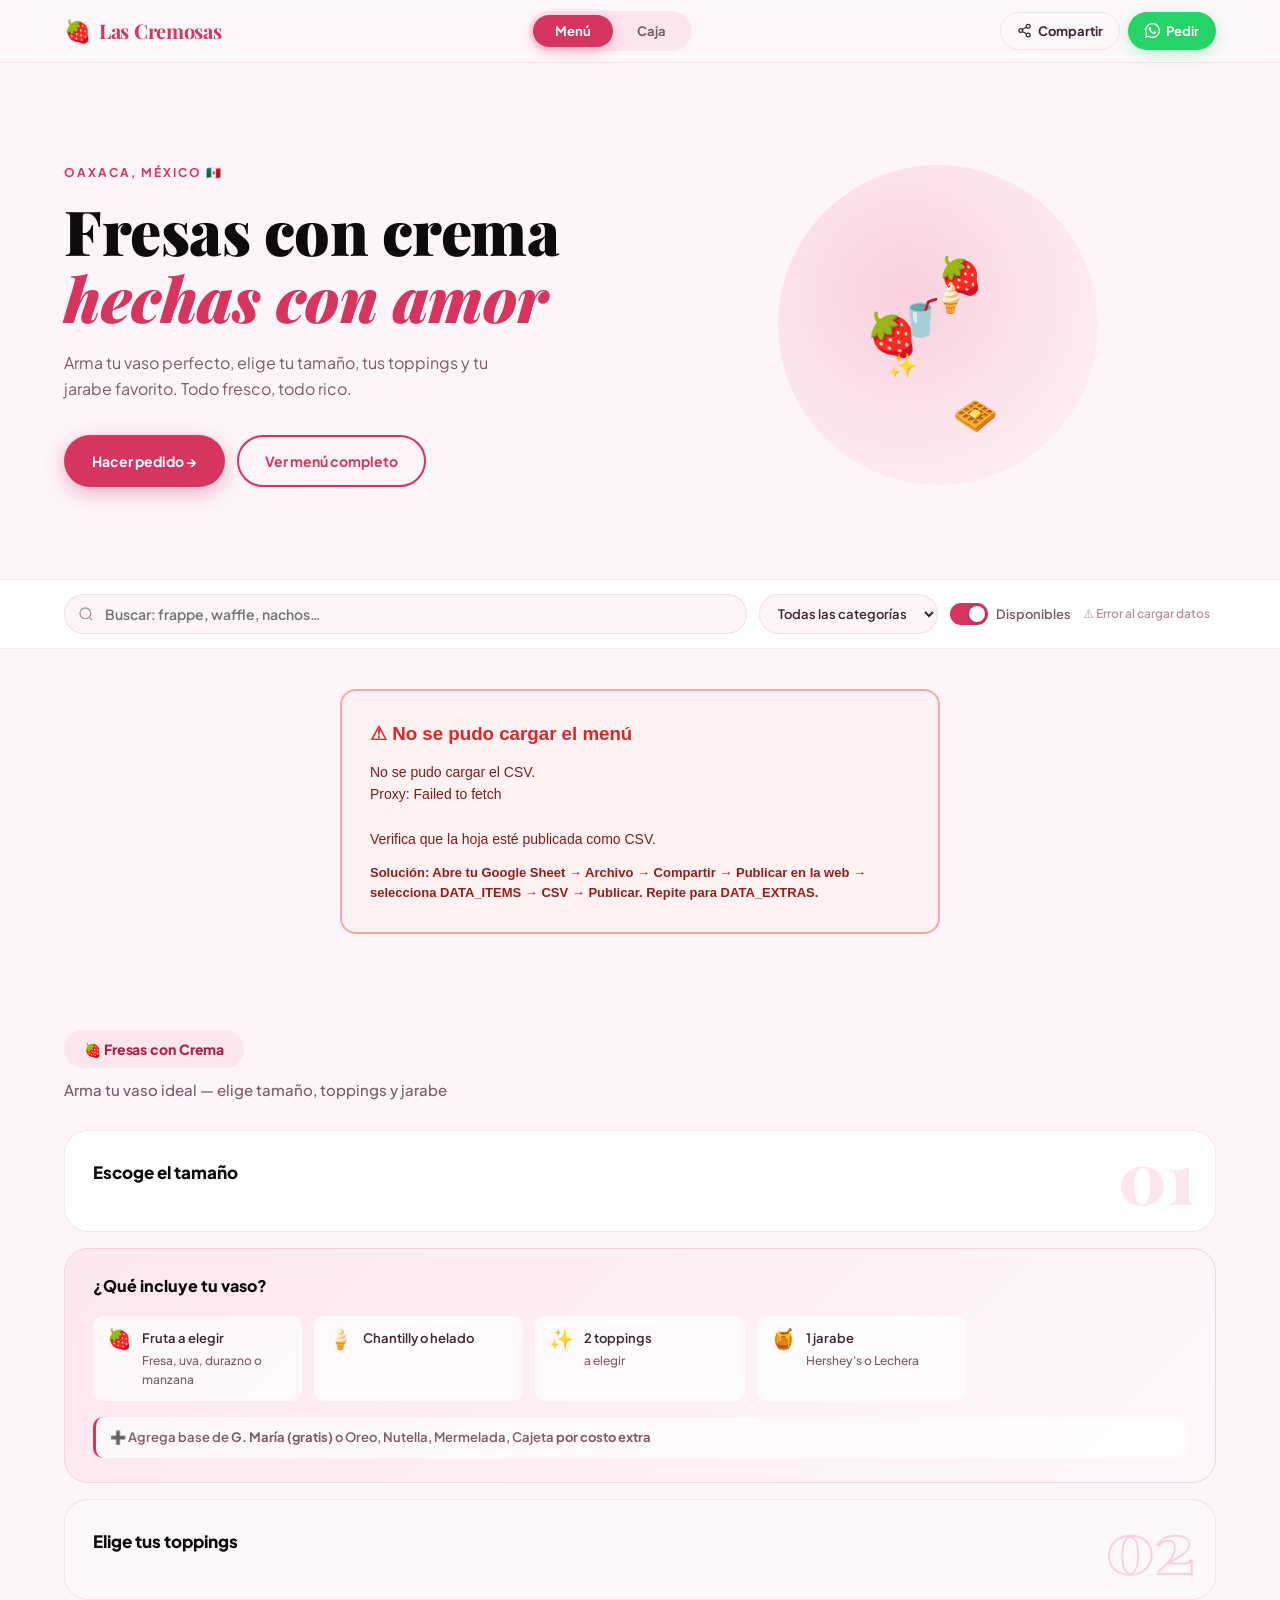
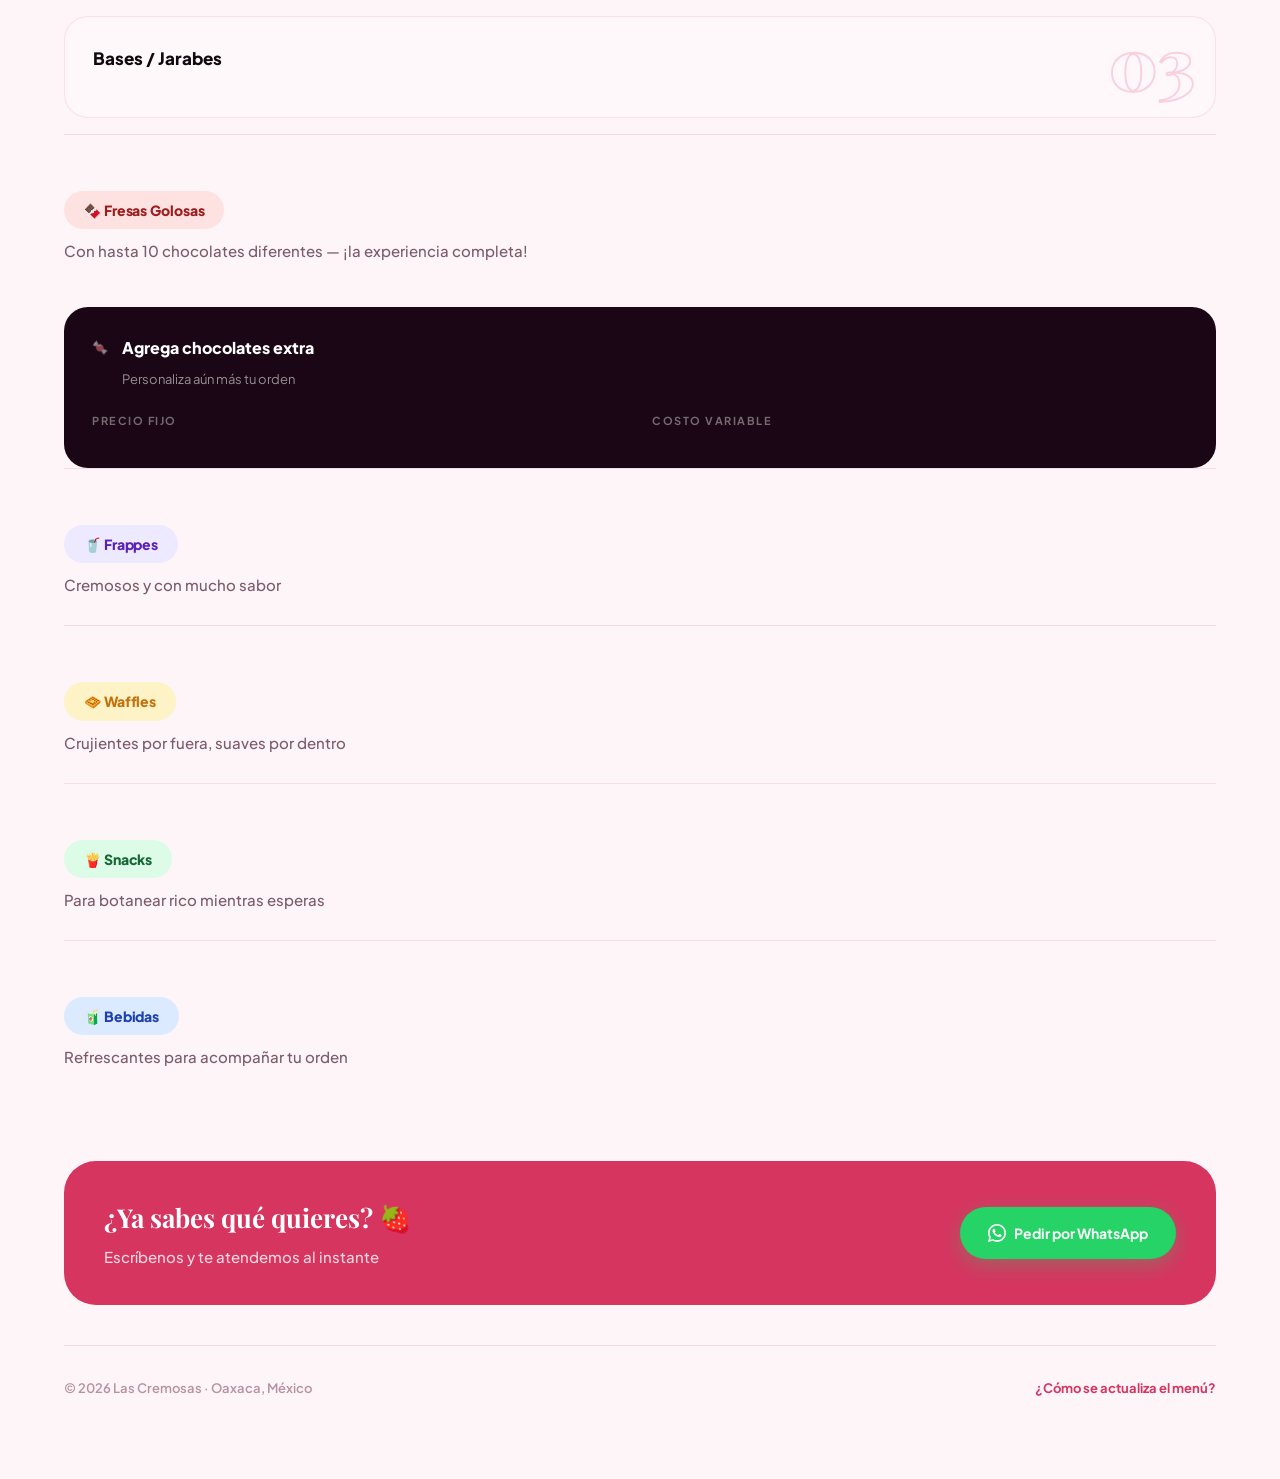
<file: index.html>
<!doctype html>
<html lang="es">
<head>
  <meta charset="utf-8"/>
  <meta name="viewport" content="width=device-width,initial-scale=1"/>
  <title>Las Cremosas 🍓</title>
  <meta name="description" content="Fresas con crema, waffles, frappes y más en Oaxaca."/>
  <meta name="theme-color" content="#d63560"/>
  <link rel="preconnect" href="https://fonts.googleapis.com">
  <link rel="preconnect" href="https://fonts.gstatic.com" crossorigin>
  <link href="https://fonts.googleapis.com/css2?family=Playfair+Display:ital,wght@0,700;0,900;1,700&family=Plus+Jakarta+Sans:wght@400;500;600;700;800&display=swap" rel="stylesheet">
  <link rel="stylesheet" href="styles.css"/>
</head>
<body>

<!-- NAV -->
<nav class="nav" id="mainNav">
  <div class="nav__inner">
    <a class="nav__brand" href="#">
      <span class="nav__logo">🍓</span>
      <span class="nav__name">Las Cremosas</span>
    </a>
    <div class="nav__tabs">
      <button class="ntab ntab--active" data-tab="menu">Menú</button>
      <button class="ntab" data-tab="caja">Caja</button>
    </div>
    <div class="nav__actions">
      <button id="btnShare" class="nav-btn nav-btn--ghost">
        <svg width="15" height="15" fill="none" stroke="currentColor" stroke-width="2" viewBox="0 0 24 24"><circle cx="18" cy="5" r="3"/><circle cx="6" cy="12" r="3"/><circle cx="18" cy="19" r="3"/><line x1="8.59" y1="13.51" x2="15.42" y2="17.49"/><line x1="15.41" y1="6.51" x2="8.59" y2="10.49"/></svg>
        <span>Compartir</span>
      </button>
      <a id="btnWhats" href="#" target="_blank" class="nav-btn nav-btn--wa">
        <svg width="15" height="15" fill="currentColor" viewBox="0 0 24 24"><path d="M17.472 14.382c-.297-.149-1.758-.867-2.03-.967-.273-.099-.471-.148-.67.15-.197.297-.767.966-.94 1.164-.173.199-.347.223-.644.075-.297-.15-1.255-.463-2.39-1.475-.883-.788-1.48-1.761-1.653-2.059-.173-.297-.018-.458.13-.606.134-.133.298-.347.446-.52.149-.174.198-.298.298-.497.099-.198.05-.371-.025-.52-.075-.149-.669-1.612-.916-2.207-.242-.579-.487-.5-.669-.51-.173-.008-.371-.01-.57-.01-.198 0-.52.074-.792.372-.272.297-1.04 1.016-1.04 2.479 0 1.462 1.065 2.875 1.213 3.074.149.198 2.096 3.2 5.077 4.487.709.306 1.262.489 1.694.625.712.227 1.36.195 1.871.118.571-.085 1.758-.719 2.006-1.413.248-.694.248-1.289.173-1.413-.074-.124-.272-.198-.57-.347z"/><path d="M12 0C5.373 0 0 5.373 0 12c0 2.124.558 4.118 1.534 5.846L.046 23.954l6.292-1.464A11.946 11.946 0 0012 24c6.627 0 12-5.373 12-12S18.627 0 12 0zm0 21.818a9.818 9.818 0 01-5.007-1.375l-.36-.214-3.732.868.938-3.636-.234-.374A9.818 9.818 0 1112 21.818z"/></svg>
        Pedir
      </a>
    </div>
  </div>
</nav>

<!-- ══════════════ MENÚ VIEW ══════════════ -->
<div id="tabMenu" class="tview tview--active">

  <!-- HERO -->
  <header class="hero">
    <div class="hero__left">
      <p class="hero__kicker">Oaxaca, México 🇲🇽</p>
      <h1 class="hero__h1">
        Fresas con crema<br>
        <em>hechas con amor</em>
      </h1>
      <p class="hero__desc">Arma tu vaso perfecto, elige tu tamaño, tus toppings y tu jarabe favorito. Todo fresco, todo rico.</p>
      <div class="hero__ctas">
        <a id="heroWhats" href="#" class="btn btn--primary">Hacer pedido →</a>
        <a href="#menu-start" class="btn btn--outline">Ver menú completo</a>
      </div>
    </div>
    <div class="hero__right" aria-hidden="true">
      <div class="hero__blob"></div>
      <div class="hero__emojis">
        <span class="fe fe--1">🍓</span>
        <span class="fe fe--2">🍦</span>
        <span class="fe fe--3">🧇</span>
        <span class="fe fe--4">🍓</span>
        <span class="fe fe--5">🥤</span>
        <span class="fe fe--6">✨</span>
      </div>
    </div>
  </header>

  <!-- SEARCH BAR -->
  <div class="searchbar-wrap" id="menu-start">
    <div class="searchbar">
      <div class="sb__input-wrap">
        <svg class="sb__icon" width="16" height="16" fill="none" stroke="currentColor" stroke-width="2" viewBox="0 0 24 24"><circle cx="11" cy="11" r="8"/><path d="m21 21-4.35-4.35"/></svg>
        <input id="searchInput" type="search" placeholder="Buscar: frappe, waffle, nachos…" autocomplete="off"/>
      </div>
      <select id="categorySelect" class="sb__select">
        <option value="">Todas las categorías</option>
      </select>
      <label class="sb__toggle">
        <input id="toggleAvailable" type="checkbox" checked/>
        <span class="sb__track"></span>
        <span>Disponibles</span>
      </label>
      <div class="sb__meta">
        <span id="lastUpdated"></span>
        <span id="itemsCount"></span>
      </div>
    </div>
  </div>

  <!-- MENU CONTENT -->
  <div class="page-wrap">

    <!-- ── SECCIÓN: FRESAS CON CREMA ── -->
    <section class="msec" id="sec-fresas" data-cat="Fresas con crema">
      <div class="msec__head">
        <div class="msec__label msec__label--pink">🍓 Fresas con Crema</div>
        <p class="msec__sub">Arma tu vaso ideal — elige tamaño, toppings y jarabe</p>
      </div>

      <!-- Paso 1: Tamaños -->
      <div class="step-block">
        <div class="step-block__num">01</div>
        <h3 class="step-block__title">Escoge el tamaño</h3>
        <div class="sizes-row" id="sizes-fresas"></div>
      </div>

      <!-- Paso 2: Contenido -->
      <div class="includes-box">
        <div class="includes-box__title">¿Qué incluye tu vaso?</div>
        <div class="includes-grid">
          <div class="inc-item"><span class="inc-item__icon">🍓</span><span>Fruta a elegir<br><small>Fresa, uva, durazno o manzana</small></span></div>
          <div class="inc-item"><span class="inc-item__icon">🍦</span><span>Chantilly o helado</span></div>
          <div class="inc-item"><span class="inc-item__icon">✨</span><span>2 toppings<br><small>a elegir</small></span></div>
          <div class="inc-item"><span class="inc-item__icon">🍯</span><span>1 jarabe<br><small>Hershey's o Lechera</small></span></div>
        </div>
        <div class="includes-note">
          ➕ Agrega base de <strong>G. María (gratis)</strong> o Oreo, Nutella, Mermelada, Cajeta <strong>por costo extra</strong>
        </div>
      </div>

      <!-- Paso 3: Toppings -->
      <div class="step-block step-block--light">
        <div class="step-block__num step-block__num--outline">02</div>
        <h3 class="step-block__title">Elige tus toppings</h3>
        <div class="chips-wrap" id="chips-toppings"></div>
      </div>

      <!-- Paso 4: Bases -->
      <div class="step-block step-block--light">
        <div class="step-block__num step-block__num--outline">03</div>
        <h3 class="step-block__title">Bases / Jarabes</h3>
        <div class="chips-wrap" id="chips-bases"></div>
      </div>
    </section>

    <!-- ── SECCIÓN: FRESAS GOLOSAS / ESPECIALES ── -->
    <section class="msec" id="sec-especiales" data-cat="Fresas especiales">
      <div class="msec__head">
        <div class="msec__label msec__label--red">🍫 Fresas Golosas</div>
        <p class="msec__sub">Con hasta 10 chocolates diferentes — ¡la experiencia completa!</p>
      </div>
      <div class="cards-grid" id="grid-especiales"></div>

      <!-- Chocolates extra -->
      <div class="choco-panel">
        <div class="choco-panel__head">
          <span>🍬</span>
          <div>
            <strong>Agrega chocolates extra</strong>
            <span>Personaliza aún más tu orden</span>
          </div>
        </div>
        <div class="choco-cols">
          <div class="choco-col">
            <p class="choco-col__title">Precio fijo</p>
            <div class="chips-wrap chips-wrap--dark" id="chips-choco-fijo"></div>
          </div>
          <div class="choco-col">
            <p class="choco-col__title">Costo variable</p>
            <div class="chips-wrap chips-wrap--dark" id="chips-choco-var"></div>
          </div>
        </div>
      </div>
    </section>

    <!-- ── SECCIÓN: FRAPPES ── -->
    <section class="msec" id="sec-frappes" data-cat="Frappes">
      <div class="msec__head">
        <div class="msec__label msec__label--purple">🥤 Frappes</div>
        <p class="msec__sub">Cremosos y con mucho sabor</p>
      </div>
      <div class="cards-grid" id="grid-frappes"></div>
    </section>

    <!-- ── SECCIÓN: WAFFLES ── -->
    <section class="msec" id="sec-waffles" data-cat="Waffles">
      <div class="msec__head">
        <div class="msec__label msec__label--amber">🧇 Waffles</div>
        <p class="msec__sub">Crujientes por fuera, suaves por dentro</p>
      </div>
      <div class="cards-grid" id="grid-waffles"></div>
    </section>

    <!-- ── SECCIÓN: SNACKS ── -->
    <section class="msec" id="sec-snacks" data-cat="Snacks">
      <div class="msec__head">
        <div class="msec__label msec__label--green">🍟 Snacks</div>
        <p class="msec__sub">Para botanear rico mientras esperas</p>
      </div>
      <div class="cards-grid" id="grid-snacks"></div>
    </section>

    <!-- ── SECCIÓN: BEBIDAS ── -->
    <section class="msec" id="sec-bebidas" data-cat="Bebidas">
      <div class="msec__head">
        <div class="msec__label msec__label--blue">🧃 Bebidas</div>
        <p class="msec__sub">Refrescantes para acompañar tu orden</p>
      </div>
      <div class="cards-grid" id="grid-bebidas"></div>
    </section>

    <!-- EMPTY -->
    <div id="emptyState" class="empty hidden">
      <span>😅</span><strong>Sin resultados</strong><span>Quita filtros o busca algo diferente</span>
    </div>

    <!-- WA BANNER -->
    <div class="wa-banner">
      <div class="wa-banner__text">
        <strong>¿Ya sabes qué quieres? 🍓</strong>
        <span>Escríbenos y te atendemos al instante</span>
      </div>
      <a id="ctaWhats" href="#" class="btn btn--wa">
        <svg width="18" height="18" fill="currentColor" viewBox="0 0 24 24"><path d="M17.472 14.382c-.297-.149-1.758-.867-2.03-.967-.273-.099-.471-.148-.67.15-.197.297-.767.966-.94 1.164-.173.199-.347.223-.644.075-.297-.15-1.255-.463-2.39-1.475-.883-.788-1.48-1.761-1.653-2.059-.173-.297-.018-.458.13-.606.134-.133.298-.347.446-.52.149-.174.198-.298.298-.497.099-.198.05-.371-.025-.52-.075-.149-.669-1.612-.916-2.207-.242-.579-.487-.5-.669-.51-.173-.008-.371-.01-.57-.01-.198 0-.52.074-.792.372-.272.297-1.04 1.016-1.04 2.479 0 1.462 1.065 2.875 1.213 3.074.149.198 2.096 3.2 5.077 4.487.709.306 1.262.489 1.694.625.712.227 1.36.195 1.871.118.571-.085 1.758-.719 2.006-1.413.248-.694.248-1.289.173-1.413-.074-.124-.272-.198-.57-.347z"/><path d="M12 0C5.373 0 0 5.373 0 12c0 2.124.558 4.118 1.534 5.846L.046 23.954l6.292-1.464A11.946 11.946 0 0012 24c6.627 0 12-5.373 12-12S18.627 0 12 0zm0 21.818a9.818 9.818 0 01-5.007-1.375l-.36-.214-3.732.868.938-3.636-.234-.374A9.818 9.818 0 1112 21.818z"/></svg>
        Pedir por WhatsApp
      </a>
    </div>

    <footer class="site-footer">
      <span>© <span id="yearNow"></span> Las Cremosas · Oaxaca, México</span>
      <a href="#" id="openHow">¿Cómo se actualiza el menú?</a>
    </footer>
  </div>
</div><!-- /tabMenu -->

<!-- ══════════════ CAJA VIEW ══════════════ -->
<div id="tabCaja" class="tview">

  <!-- LOGIN CON ROLES -->
  <div id="cajaLogin" class="caja-login-screen">
    <div class="caja-login-card">
      <div class="caja-login-logo">🍓</div>
      <h2 class="caja-login-title">Sistema de Caja</h2>
      <p class="caja-login-sub">Las Cremosas</p>

      <div class="caja-role-tabs">
        <button class="crtab crtab--active" data-role="empleado">👤 Empleado</button>
        <button class="crtab" data-role="admin">🔐 Admin</button>
      </div>

      <div class="caja-pin-label" id="cajaRoleLabel">PIN de empleado</div>
      <div class="caja-pin-display" id="cajaPinDisplay">· · · ·</div>
      <div class="caja-pin-error hidden" id="cajaPinError">PIN incorrecto, intenta de nuevo</div>

      <div class="caja-pin-pad">
        <button class="cpkey" data-val="1">1</button>
        <button class="cpkey" data-val="2">2</button>
        <button class="cpkey" data-val="3">3</button>
        <button class="cpkey" data-val="4">4</button>
        <button class="cpkey" data-val="5">5</button>
        <button class="cpkey" data-val="6">6</button>
        <button class="cpkey" data-val="7">7</button>
        <button class="cpkey" data-val="8">8</button>
        <button class="cpkey" data-val="9">9</button>
        <button class="cpkey cpkey--del" data-val="del">⌫</button>
        <button class="cpkey" data-val="0">0</button>
        <button class="cpkey cpkey--ok" data-val="ok">✓</button>
      </div>
    </div>
  </div>

  <!-- VISTA EMPLEADO -->
  <div id="cajaEmpleado" class="hidden">
    <div class="caja-app-header">
      <div class="caja-app-header__left">
        <span>🍓</span>
        <div>
          <div class="caja-app-header__title">Caja · Empleado</div>
          <div class="caja-app-header__date" id="empDate"></div>
        </div>
      </div>
      <button class="nav-btn nav-btn--ghost nav-btn--sm" id="btnLogoutEmp">Salir</button>
    </div>

    <div class="caja-split">
      <!-- Orden -->
      <div class="caja-order">
        <div class="caja-order__head">
          <h3>Nueva venta</h3>
          <span class="caja-folio">Folio #<span id="empFolio">0001</span></span>
        </div>
        <div id="empOrderItems" class="caja-order-items">
          <div class="caja-order-empty">Agrega productos para empezar</div>
        </div>
        <div class="caja-order-total">
          <span>Total</span>
          <strong id="empOrderTotal">$0.00</strong>
        </div>
        <input id="empNotes" class="caja-notes-input" type="text" placeholder="Notas de la orden…"/>
        <div class="caja-order-btns">
          <button id="empBtnClear" class="nav-btn nav-btn--ghost">🗑 Limpiar</button>
          <button id="empBtnSave" class="nav-btn nav-btn--primary nav-btn--block">✓ Guardar venta</button>
        </div>
      </div>

      <!-- Productos -->
      <div class="caja-products">
        <div class="caja-products__head">
          <h3>Productos</h3>
          <input id="empSearch" type="search" placeholder="Buscar…" class="caja-mini-search"/>
        </div>
        <div class="caja-cat-pills" id="empCatPills"></div>
        <div class="caja-prod-grid" id="empProdGrid"></div>
      </div>
    </div>

    <div class="caja-toast hidden" id="empToast"></div>
  </div>

  <!-- VISTA ADMIN -->
  <div id="cajaAdmin" class="hidden">
    <div class="caja-app-header caja-app-header--admin">
      <div class="caja-app-header__left">
        <span>🍓</span>
        <div>
          <div class="caja-app-header__title">Caja · Administrador</div>
          <div class="caja-app-header__date" id="adminDate"></div>
        </div>
      </div>
      <button class="nav-btn nav-btn--ghost nav-btn--sm" id="btnLogoutAdmin">Salir</button>
    </div>

    <div class="caja-admin-tabs">
      <button class="catab catab--active" data-view="venta">🛒 Venta</button>
      <button class="catab" data-view="gasto">💸 Gasto</button>
      <button class="catab" data-view="corte">📊 Corte</button>
    </div>

    <!-- Admin: Venta -->
    <div id="cajaAdminVenta" class="cadmin-view cadmin-view--active">
      <div class="caja-split">
        <div class="caja-order">
          <div class="caja-order__head">
            <h3>Nueva venta</h3>
            <span class="caja-folio">Folio #<span id="adminFolio">0001</span></span>
          </div>
          <div id="adminOrderItems" class="caja-order-items">
            <div class="caja-order-empty">Agrega productos para empezar</div>
          </div>
          <div class="caja-order-total">
            <span>Total</span>
            <strong id="adminOrderTotal">$0.00</strong>
          </div>
          <input id="adminNotes" class="caja-notes-input" type="text" placeholder="Notas de la orden…"/>
          <div class="caja-order-btns">
            <button id="adminBtnClear" class="nav-btn nav-btn--ghost">🗑 Limpiar</button>
            <button id="adminBtnSave" class="nav-btn nav-btn--primary nav-btn--block">✓ Guardar venta</button>
          </div>
        </div>
        <div class="caja-products">
          <div class="caja-products__head">
            <h3>Productos</h3>
            <input id="adminSearch" type="search" placeholder="Buscar…" class="caja-mini-search"/>
          </div>
          <div class="caja-cat-pills" id="adminCatPills"></div>
          <div class="caja-prod-grid" id="adminProdGrid"></div>
        </div>
      </div>
    </div>

    <!-- Admin: Gasto -->
    <div id="cajaAdminGasto" class="cadmin-view">
      <div class="caja-form-wrap">
        <h3 class="caja-form-title">Registrar gasto</h3>
        <div class="caja-fgrid">
          <div class="caja-frow">
            <label>Concepto</label>
            <input id="gConcepto" type="text" placeholder="Ej. harina, leche…"/>
          </div>
          <div class="caja-frow">
            <label>Categoría</label>
            <select id="gCategoria">
              <option value="">Selecciona</option>
              <option value="Insumos">🛒 Insumos</option>
              <option value="Servicios">💡 Servicios</option>
              <option value="Renta">🏠 Renta</option>
              <option value="Personal">👤 Personal</option>
              <option value="Transporte">🚗 Transporte</option>
              <option value="Otros">📦 Otros</option>
            </select>
          </div>
          <div class="caja-frow">
            <label>Monto ($)</label>
            <input id="gMonto" type="number" min="0" step="1" placeholder="0"/>
          </div>
          <div class="caja-frow">
            <label>Encargado</label>
            <input id="gEncargado" type="text" placeholder="Tu nombre"/>
          </div>
          <div class="caja-frow caja-frow--full">
            <label>Notas</label>
            <input id="gNotas" type="text" placeholder="Opcional…"/>
          </div>
          <div class="caja-frow caja-frow--full">
            <button id="btnSaveGasto" class="nav-btn nav-btn--danger nav-btn--block">Guardar gasto</button>
          </div>
        </div>
      </div>
    </div>

    <!-- Admin: Corte -->
    <div id="cajaAdminCorte" class="cadmin-view">
      <div class="caja-corte-wrap">
        <div class="caja-corte-hd">
          <h3>Corte del día</h3>
          <button id="btnRefreshCorte" class="nav-btn nav-btn--ghost nav-btn--sm">↻ Actualizar</button>
        </div>

        <div class="caja-kpi-grid">
          <div class="caja-kpi caja-kpi--green">
            <div class="caja-kpi__label">Ventas hoy</div>
            <div class="caja-kpi__value" id="kpiVentas">$0.00</div>
            <div class="caja-kpi__sub" id="kpiVentasCount">0 ventas</div>
          </div>
          <div class="caja-kpi caja-kpi--amber">
            <div class="caja-kpi__label">Gastos hoy</div>
            <div class="caja-kpi__value" id="kpiGastos">$0.00</div>
          </div>
          <div class="caja-kpi caja-kpi--rose">
            <div class="caja-kpi__label">Utilidad</div>
            <div class="caja-kpi__value" id="kpiUtilidad">$0.00</div>
          </div>
          <div class="caja-kpi caja-kpi--blue">
            <div class="caja-kpi__label">Ticket promedio</div>
            <div class="caja-kpi__value" id="kpiTicket">$0.00</div>
          </div>
        </div>

        <div class="caja-corte-section">
          <h4>🏆 Más vendidos hoy</h4>
          <div id="topProductos" class="caja-rank-list"><p class="caja-empty-msg">Sin ventas.</p></div>
        </div>

        <div class="caja-corte-section">
          <h4>🧾 Ventas del día</h4>
          <div id="listaVentas" class="caja-txn-list"><p class="caja-empty-msg">Sin ventas.</p></div>
        </div>

        <div class="caja-corte-section">
          <h4>💸 Gastos del día</h4>
          <div id="listaGastos" class="caja-txn-list"><p class="caja-empty-msg">Sin gastos.</p></div>
        </div>
      </div>
    </div>

    <div class="caja-toast hidden" id="adminToast"></div>
  </div>

  <!-- MODAL: Configurar item -->
  <div class="caja-modal-overlay hidden" id="modalItem">
    <div class="caja-modal-card">
      <div class="caja-modal-head">
        <div>
          <div class="caja-modal-name" id="modalProductName"></div>
          <div class="caja-modal-base" id="modalProductBase"></div>
        </div>
        <button class="caja-modal-close" id="btnModalClose">✕</button>
      </div>

      <div class="caja-modal-section">
        <label class="caja-modal-label">Cantidad</label>
        <div class="caja-qty-ctrl">
          <button class="caja-qty-btn" id="btnQtyMinus">−</button>
          <span id="modalQty">1</span>
          <button class="caja-qty-btn" id="btnQtyPlus">+</button>
        </div>
      </div>

      <div class="caja-modal-section" id="modalExtrasSection">
        <label class="caja-modal-label">Extras con costo adicional</label>
        <div class="caja-extras-grid" id="modalExtrasGrid"></div>
      </div>

      <div class="caja-modal-section">
        <label class="caja-modal-label">Precio unitario (ajustable)</label>
        <div class="caja-price-wrap">
          <span>$</span>
          <input id="modalPrice" type="number" min="0" step="1"/>
        </div>
        <p class="caja-modal-hint">Se actualiza automáticamente al agregar extras</p>
      </div>

      <div class="caja-modal-summary">
        <span>Subtotal</span>
        <strong id="modalSubtotal">$0.00</strong>
      </div>

      <button id="btnAddToOrder" class="nav-btn nav-btn--primary nav-btn--block">Agregar a la orden</button>
    </div>
  </div>

</div><!-- /tabCaja -->

<!-- DIALOG -->
<dialog id="howDialog" class="how-dialog">
  <div class="how-dialog__card">
    <div class="how-dialog__hd">
      <strong>¿Cómo se actualiza el menú?</strong>
      <button id="closeHow" class="nav-btn nav-btn--ghost nav-btn--sm">Cerrar</button>
    </div>
    <ol class="how-steps">
      <li>Edita las hojas <strong>DATA_ITEMS</strong> y <strong>DATA_EXTRAS</strong> en Google Sheets.</li>
      <li>Publica cada hoja como CSV desde <em>Archivo → Compartir → Publicar en web</em>.</li>
      <li>Pega los links en <code>config.js</code>.</li>
      <li>Cambia <code>cajaPin</code> en <code>config.js</code> antes de publicar.</li>
    </ol>
    <p class="how-hint">El menú es público. La caja requiere PIN y se recomienda usar solo internamente.</p>
  </div>
</dialog>

<script src="config.js"></script>
<script src="app.js"></script>
<script src="caja.js"></script>
</body>
</html>
</file>
<file: styles.css>
/* ══════════════════════════════════════════
   Las Cremosas — styles.css v4
   Estilo: Editorial Premium / Clean Luxury
   ══════════════════════════════════════════ */

:root {
  /* Colores marca */
  --rose:       #d63560;
  --rose-dk:    #b02349;
  --rose-lt:    #fce7ef;
  --rose-bg:    #fff8fb;
  --rose-mid:   #f9d0df;

  /* Acentos por categoría */
  --col-amber:  #c2710c;
  --col-green:  #166534;
  --col-blue:   #1e40af;
  --col-purple: #5b21b6;
  --col-red:    #9b1c1c;

  /* Neutros */
  --ink:        #0f0a0d;
  --ink-2:      #3d2535;
  --ink-3:      #7c5a6a;
  --ink-4:      #b8929f;
  --line:       rgba(214,53,96,.12);
  --surface:    #ffffff;
  --bg:         #fdf5f8;

  /* Sombras */
  --sh-sm: 0 2px 12px rgba(214,53,96,.08);
  --sh-md: 0 8px 32px rgba(214,53,96,.12);
  --sh-lg: 0 20px 60px rgba(214,53,96,.15);

  /* Radios */
  --r-sm: 10px;
  --r-md: 16px;
  --r-lg: 24px;
  --r-xl: 32px;
}

*, ::before, ::after { box-sizing: border-box; margin: 0; padding: 0 }
html { scroll-behavior: smooth; font-size: 16px }

body {
  font-family: 'Plus Jakarta Sans', system-ui, sans-serif;
  background: var(--bg);
  color: var(--ink);
  line-height: 1.6;
  -webkit-font-smoothing: antialiased;
}

a { color: inherit; text-decoration: none }
button { cursor: pointer; font: inherit; border: none; background: none }
img { display: block; max-width: 100% }
.hidden { display: none !important }

/* ── NAV ── */
.nav {
  position: sticky; top: 0; z-index: 300;
  background: rgba(255,248,251,.92);
  backdrop-filter: blur(20px) saturate(180%);
  border-bottom: 1px solid var(--line);
}
.nav__inner {
  max-width: 1200px; margin: 0 auto;
  display: flex; align-items: center; gap: 16px;
  padding: 0 24px; height: 62px;
}
.nav__brand {
  display: flex; align-items: center; gap: 8px; flex-shrink: 0;
}
.nav__logo { font-size: 22px }
.nav__name {
  font-family: 'Playfair Display', Georgia, serif;
  font-size: 20px; font-weight: 700;
  color: var(--rose); letter-spacing: -.3px;
}
.nav__tabs {
  display: flex; gap: 2px; margin: 0 auto;
  background: var(--rose-lt);
  padding: 4px; border-radius: 999px;
}
.ntab {
  padding: 6px 22px; border-radius: 999px;
  font-size: 13px; font-weight: 700; color: var(--ink-3);
  transition: all .2s; cursor: pointer;
}
.ntab--active { background: var(--rose); color: #fff; box-shadow: 0 4px 14px rgba(214,53,96,.35) }
.nav__actions { display: flex; align-items: center; gap: 8px; flex-shrink: 0 }

/* NAV BUTTONS */
.nav-btn {
  display: inline-flex; align-items: center; gap: 6px;
  padding: 8px 16px; border-radius: 999px;
  font-size: 13px; font-weight: 700;
  border: 1.5px solid transparent;
  transition: all .18s; cursor: pointer; background: none; text-decoration: none;
}
.nav-btn--ghost { border-color: var(--line); color: var(--ink-2) }
.nav-btn--ghost:hover { background: var(--rose-lt) }
.nav-btn--wa { background: #25d366; color: #fff; box-shadow: 0 4px 16px rgba(37,211,102,.3) }
.nav-btn--wa:hover { filter: brightness(.92); transform: translateY(-1px) }
.nav-btn--sm { padding: 6px 12px; font-size: 12px }

/* ── BUTTONS ── */
.btn {
  display: inline-flex; align-items: center; gap: 8px;
  padding: 13px 26px; border-radius: 999px;
  font-size: 14px; font-weight: 700;
  transition: all .2s; cursor: pointer; border: 2px solid transparent;
  text-decoration: none;
}
.btn--primary { background: var(--rose); color: #fff; box-shadow: 0 6px 20px rgba(214,53,96,.35) }
.btn--primary:hover { background: var(--rose-dk); transform: translateY(-2px); box-shadow: 0 10px 28px rgba(214,53,96,.4) }
.btn--outline { background: transparent; border-color: var(--rose); color: var(--rose) }
.btn--outline:hover { background: var(--rose-lt) }
.btn--wa { background: #25d366; color: #fff; box-shadow: 0 6px 20px rgba(37,211,102,.3) }
.btn--wa:hover { filter: brightness(.93); transform: translateY(-2px) }
.btn--danger { background: #dc2626; color: #fff; box-shadow: 0 6px 20px rgba(220,38,38,.3) }
.btn--danger:hover { filter: brightness(.9); transform: translateY(-2px) }
.btn--block { width: 100%; justify-content: center }
.btn:disabled { opacity: .55; cursor: not-allowed; transform: none !important }

.spinner {
  width: 15px; height: 15px; border-radius: 50%;
  border: 2px solid rgba(255,255,255,.3); border-top-color: #fff;
  animation: spin .7s linear infinite; display: inline-block;
}
@keyframes spin { to { transform: rotate(360deg) } }

/* ── TABS ── */
.tview { display: none }
.tview--active { display: block }

/* ══ HERO ══════════════════════════════════ */
.hero {
  max-width: 1200px; margin: 0 auto;
  display: grid; grid-template-columns: 1fr 1fr;
  gap: 40px; align-items: center;
  padding: 72px 24px 64px;
}
.hero__kicker {
  font-size: 12px; font-weight: 700; letter-spacing: 2px;
  text-transform: uppercase; color: var(--rose);
  margin-bottom: 16px;
}
.hero__h1 {
  font-family: 'Playfair Display', Georgia, serif;
  font-size: clamp(36px, 5vw, 62px);
  font-weight: 900; line-height: 1.08;
  letter-spacing: -.5px; margin-bottom: 18px;
  color: var(--ink);
}
.hero__h1 em { color: var(--rose); font-style: italic }
.hero__desc { font-size: 16px; color: var(--ink-3); line-height: 1.65; max-width: 460px; margin-bottom: 32px }
.hero__ctas { display: flex; gap: 12px; flex-wrap: wrap }

.hero__right {
  position: relative; display: flex; align-items: center; justify-content: center;
  height: 380px;
}
.hero__blob {
  position: absolute; width: 320px; height: 320px; border-radius: 50%;
  background: radial-gradient(circle at 40% 40%, var(--rose-mid) 0%, var(--rose-lt) 60%, transparent 100%);
  animation: blobPulse 5s ease-in-out infinite alternate;
}
@keyframes blobPulse { from { transform: scale(1) } to { transform: scale(1.06) } }
.hero__emojis { position: relative; z-index: 1 }
.fe {
  position: absolute; font-size: 36px;
  animation: floatEmoji 4s ease-in-out infinite alternate;
}
.fe--1 { top: -80px; left: 0; animation-delay: 0s }
.fe--2 { top: -50px; right: -30px; font-size: 28px; animation-delay: .5s }
.fe--3 { top: 60px; right: -60px; animation-delay: 1s }
.fe--4 { bottom: -40px; right: 20px; font-size: 42px; animation-delay: 1.5s }
.fe--5 { bottom: -20px; left: -40px; animation-delay: 2s }
.fe--6 { top: 20px; left: -50px; font-size: 24px; animation-delay: .3s }
@keyframes floatEmoji {
  from { transform: translateY(0) rotate(0deg) }
  to   { transform: translateY(-14px) rotate(8deg) }
}

/* ══ SEARCH BAR ═════════════════════════════ */
.searchbar-wrap {
  background: var(--surface);
  border-top: 1px solid var(--line);
  border-bottom: 1px solid var(--line);
  position: sticky; top: 62px; z-index: 200;
}
.searchbar {
  max-width: 1200px; margin: 0 auto;
  display: flex; align-items: center; gap: 12px;
  padding: 14px 24px; flex-wrap: wrap;
}
.sb__input-wrap {
  flex: 1; min-width: 200px;
  position: relative; display: flex; align-items: center;
}
.sb__icon { position: absolute; left: 14px; color: var(--ink-4); pointer-events: none }
.sb__input-wrap input {
  width: 100%; padding: 10px 14px 10px 40px;
  border: 1.5px solid var(--line); border-radius: 999px;
  font: 600 14px 'Plus Jakarta Sans', sans-serif;
  background: var(--bg); outline: none;
  transition: border-color .18s, box-shadow .18s;
}
.sb__input-wrap input:focus {
  border-color: var(--rose); background: #fff;
  box-shadow: 0 0 0 4px rgba(214,53,96,.1);
}
.sb__select {
  padding: 10px 14px; border: 1.5px solid var(--line);
  border-radius: 999px; font: 600 13px 'Plus Jakarta Sans', sans-serif;
  background: var(--bg); color: var(--ink-2); outline: none; cursor: pointer;
  transition: border-color .18s;
}
.sb__select:focus { border-color: var(--rose) }

.sb__toggle { display: flex; align-items: center; gap: 8px; cursor: pointer; user-select: none }
.sb__toggle input { position: absolute; opacity: 0; width: 0; height: 0 }
.sb__track {
  width: 38px; height: 22px; border-radius: 999px; flex-shrink: 0; position: relative;
  background: var(--line); transition: background .2s;
}
.sb__track::after {
  content: ''; position: absolute; left: 3px; top: 3px;
  width: 16px; height: 16px; border-radius: 50%;
  background: #fff; box-shadow: 0 1px 4px rgba(0,0,0,.2);
  transition: left .2s;
}
.sb__toggle input:checked ~ .sb__track { background: var(--rose) }
.sb__toggle input:checked ~ .sb__track::after { left: 19px }
.sb__toggle span:last-child { font-size: 13px; font-weight: 600; color: var(--ink-3) }
.sb__meta { margin-left: auto; display: flex; gap: 6px; align-items: center }
.sb__meta span { font-size: 12px; font-weight: 600; color: var(--ink-4) }

/* ══ PAGE WRAP ══════════════════════════════ */
.page-wrap { max-width: 1200px; margin: 0 auto; padding: 0 24px 80px }

/* ══ MENU SECTIONS ══════════════════════════ */
.msec { padding: 56px 0 0; }

.msec__head { margin-bottom: 28px }
.msec__label {
  display: inline-flex; align-items: center; gap: 8px;
  padding: 8px 20px; border-radius: 999px;
  font-size: 14px; font-weight: 800;
  letter-spacing: -.1px; margin-bottom: 10px;
}
.msec__label--pink   { background: var(--rose-lt); color: var(--rose-dk) }
.msec__label--red    { background: #fee2e2; color: var(--col-red) }
.msec__label--amber  { background: #fef3c7; color: var(--col-amber) }
.msec__label--green  { background: #dcfce7; color: var(--col-green) }
.msec__label--blue   { background: #dbeafe; color: var(--col-blue) }
.msec__label--purple { background: #ede9fe; color: var(--col-purple) }

.msec__sub { font-size: 15px; color: var(--ink-3); font-weight: 500 }

/* Divider line entre secciones */
.msec + .msec { border-top: 1px solid var(--line) }

/* ── Sizes row (fresas con crema) ── */
.step-block {
  background: var(--surface); border: 1.5px solid var(--line);
  border-radius: var(--r-lg); padding: 28px 28px 24px;
  margin-bottom: 16px; position: relative; overflow: hidden;
}
.step-block--light { background: var(--rose-bg) }
.step-block__num {
  font-family: 'Playfair Display', serif; font-size: 72px; font-weight: 900;
  color: var(--rose-lt); line-height: 1;
  position: absolute; top: 8px; right: 20px;
  pointer-events: none; user-select: none;
}
.step-block__num--outline { color: transparent; -webkit-text-stroke: 2px var(--rose-mid) }
.step-block__title { font-size: 17px; font-weight: 800; margin-bottom: 20px; position: relative }

.sizes-row { display: grid; grid-template-columns: repeat(auto-fill, minmax(160px, 1fr)); gap: 14px }
.sz-card {
  background: var(--bg); border: 1.5px solid var(--line);
  border-radius: var(--r-md); padding: 20px 16px;
  text-align: center; transition: all .2s; cursor: default;
}
.sz-card:hover { border-color: var(--rose); box-shadow: var(--sh-md); transform: translateY(-3px) }
.sz-card__tag { font-size: 11px; font-weight: 700; letter-spacing: 1px; text-transform: uppercase; color: var(--rose); margin-bottom: 4px }
.sz-card__name { font-size: 14px; font-weight: 700; color: var(--ink-2); margin-bottom: 12px }
.sz-card__price {
  font-family: 'Playfair Display', serif; font-size: 32px; font-weight: 700;
  color: var(--rose); line-height: 1;
}
.sz-card__desc { font-size: 11px; color: var(--ink-4); margin-top: 8px; line-height: 1.4 }
.sz-card--na { opacity: .45; filter: grayscale(.5) }

/* ── Includes box ── */
.includes-box {
  background: linear-gradient(135deg, var(--rose-lt) 0%, var(--rose-bg) 100%);
  border: 1.5px solid var(--rose-mid);
  border-radius: var(--r-lg); padding: 24px 28px; margin-bottom: 16px;
}
.includes-box__title { font-size: 16px; font-weight: 800; margin-bottom: 18px; color: var(--ink) }
.includes-grid {
  display: grid; grid-template-columns: repeat(auto-fill, minmax(180px, 1fr));
  gap: 12px; margin-bottom: 16px;
}
.inc-item {
  display: flex; align-items: flex-start; gap: 10px;
  background: rgba(255,255,255,.7); border-radius: var(--r-sm);
  padding: 12px 14px; font-size: 13px; font-weight: 600; color: var(--ink-2);
}
.inc-item small { display: block; font-weight: 500; color: var(--ink-3); margin-top: 2px; font-size: 12px }
.inc-item__icon { font-size: 20px; flex-shrink: 0; line-height: 1 }
.includes-note {
  font-size: 13px; font-weight: 600; color: var(--ink-3);
  padding: 10px 14px; border-radius: var(--r-sm);
  background: rgba(255,255,255,.65);
  border-left: 3px solid var(--rose);
}

/* ── Chips ── */
.chips-wrap { display: flex; flex-wrap: wrap; gap: 8px }
.chip {
  padding: 7px 16px; border-radius: 999px; font-size: 13px; font-weight: 700;
  background: var(--surface); border: 1.5px solid var(--line);
  color: var(--ink-2); transition: all .15s; cursor: default;
}
.chip:hover { border-color: var(--rose); color: var(--rose); box-shadow: var(--sh-sm) }
.chips-wrap--dark .chip {
  background: rgba(255,255,255,.12); border-color: rgba(255,255,255,.22);
  color: rgba(255,255,255,.9);
}
.chips-wrap--dark .chip:hover { background: rgba(255,255,255,.22); border-color: rgba(255,255,255,.5) }
.chip--priced::after { content: attr(data-price); font-size: 11px; opacity: .7; margin-left: 5px }

/* ── Choco panel ── */
.choco-panel {
  background: #1a0614; border-radius: var(--r-lg);
  padding: 28px; margin-top: 16px;
}
.choco-panel__head {
  display: flex; align-items: flex-start; gap: 14px; margin-bottom: 22px;
}
.choco-panel__head > span { font-size: 28px; flex-shrink: 0; margin-top: 2px }
.choco-panel__head strong { display: block; color: #fff; font-size: 16px; font-weight: 800; margin-bottom: 4px }
.choco-panel__head span  { color: rgba(255,255,255,.55); font-size: 13px }
.choco-cols { display: grid; grid-template-columns: 1fr 1fr; gap: 24px }
.choco-col__title { font-size: 11px; font-weight: 700; letter-spacing: 1.5px; text-transform: uppercase; color: rgba(255,255,255,.4); margin-bottom: 10px }

/* ── Cards grid (productos genéricos) ── */
.cards-grid {
  display: grid; gap: 14px;
  grid-template-columns: repeat(auto-fill, minmax(280px, 1fr));
}
.pcard {
  background: var(--surface); border: 1.5px solid var(--line);
  border-radius: var(--r-md); padding: 20px 22px;
  display: flex; justify-content: space-between; align-items: flex-start; gap: 14px;
  transition: all .2s; position: relative; overflow: hidden;
}
.pcard::before {
  content: ''; position: absolute; top: 0; left: 0; bottom: 0; width: 3px;
  background: var(--rose); transform: scaleY(0); transform-origin: bottom;
  transition: transform .2s;
}
.pcard:hover { box-shadow: var(--sh-md); transform: translateY(-2px); border-color: var(--rose-mid) }
.pcard:hover::before { transform: scaleY(1) }
.pcard--na { opacity: .45; filter: grayscale(.4) }

.pcard__info { flex: 1; min-width: 0 }
.pcard__name { font-size: 15px; font-weight: 800; line-height: 1.25; margin-bottom: 4px; color: var(--ink) }
.pcard__variant { font-size: 11px; font-weight: 700; text-transform: uppercase; letter-spacing: .8px; color: var(--ink-4); margin-bottom: 6px }
.pcard__desc { font-size: 13px; color: var(--ink-3); line-height: 1.45 }
.pcard__right { text-align: right; flex-shrink: 0 }
.pcard__price {
  font-family: 'Playfair Display', serif; font-size: 26px; font-weight: 700;
  color: var(--rose); line-height: 1; white-space: nowrap;
}
.pcard__na-tag {
  display: inline-block; font-size: 10px; font-weight: 700;
  background: #fef9c3; color: #713f12; padding: 3px 8px;
  border-radius: 999px; margin-top: 5px;
}

/* ── Empty ── */
.empty {
  text-align: center; padding: 60px 24px;
  display: flex; flex-direction: column; align-items: center; gap: 8px;
  color: var(--ink-3);
}
.empty span:first-child { font-size: 40px; display: block; margin-bottom: 8px }
.empty strong { font-size: 18px; color: var(--ink); font-family: 'Playfair Display', serif }

/* ── WA Banner ── */
.wa-banner {
  margin-top: 64px; border-radius: var(--r-xl);
  background: var(--rose);
  padding: 36px 40px;
  display: flex; align-items: center; justify-content: space-between; gap: 24px;
  flex-wrap: wrap;
}
.wa-banner__text { display: flex; flex-direction: column; gap: 6px }
.wa-banner__text strong { font-family: 'Playfair Display', serif; font-size: 26px; font-weight: 700; color: #fff }
.wa-banner__text span { font-size: 15px; color: rgba(255,255,255,.8); font-weight: 500 }

/* ── Footer ── */
.site-footer {
  display: flex; align-items: center; justify-content: space-between; flex-wrap: wrap;
  gap: 12px; padding: 32px 0 0; margin-top: 40px;
  border-top: 1px solid var(--line);
  font-size: 13px; color: var(--ink-4); font-weight: 600;
}
.site-footer a { color: var(--rose); font-weight: 700 }
.site-footer a:hover { text-decoration: underline }

/* ══ CAJA ═══════════════════════════════════ */

/* PIN SCREEN */
.pin-screen {
  min-height: calc(100dvh - 62px);
  display: flex; align-items: center; justify-content: center;
  padding: 24px;
  background: linear-gradient(145deg, var(--rose-lt) 0%, var(--bg) 100%);
}
.pin-card {
  background: var(--surface); border-radius: var(--r-xl);
  padding: 40px 36px; max-width: 360px; width: 100%;
  box-shadow: var(--sh-lg); text-align: center;
}
.pin-card__top { margin-bottom: 28px }
.pin-card__icon { font-size: 40px; display: block; margin-bottom: 14px }
.pin-card h2 {
  font-family: 'Playfair Display', serif; font-size: 26px; font-weight: 700;
  color: var(--ink); margin-bottom: 8px;
}
.pin-card p { font-size: 14px; color: var(--ink-3); font-weight: 500 }

.pin-dots {
  font-family: 'Playfair Display', serif; font-size: 30px; letter-spacing: 10px;
  color: var(--rose); padding: 14px; border-radius: var(--r-md);
  background: var(--rose-bg); border: 1.5px solid var(--rose-mid);
  min-height: 62px; margin-bottom: 10px;
  transition: border-color .2s;
}
.pin-err {
  font-size: 13px; font-weight: 700; color: var(--rose-dk);
  background: var(--rose-lt); padding: 8px 14px; border-radius: var(--r-sm);
  margin-bottom: 14px;
}
@keyframes shake {
  0%,100%{ transform:translateX(0) }
  20%    { transform:translateX(-10px) }
  40%    { transform:translateX(10px) }
  60%    { transform:translateX(-7px) }
  80%    { transform:translateX(7px) }
}
.shake { animation: shake .45s ease }

.pin-pad {
  display: grid; grid-template-columns: repeat(3,1fr); gap: 10px; margin-top: 20px;
}
.pkey {
  padding: 16px; border-radius: var(--r-md);
  border: 1.5px solid var(--line); background: var(--bg);
  font-size: 20px; font-weight: 800; color: var(--ink);
  transition: all .15s; user-select: none; -webkit-tap-highlight-color: transparent;
}
.pkey:hover  { background: var(--rose-lt); border-color: var(--rose) }
.pkey:active { transform: scale(.92) }
.pkey--del { font-size: 17px; color: var(--ink-3) }
.pkey--del:hover { background: #fef9c3; border-color: #fde047; color: #713f12 }
.pkey--ok  { background: var(--rose); color: #fff; border-color: var(--rose); font-size: 17px }
.pkey--ok:hover { background: var(--rose-dk) }

/* CAJA CONTENT */
.caja-wrap { max-width: 900px; margin: 0 auto; padding: 32px 24px 80px }
.caja-hd {
  display: flex; align-items: flex-start; justify-content: space-between;
  gap: 14px; flex-wrap: wrap; margin-bottom: 24px;
}
.caja-hd__title {
  font-family: 'Playfair Display', serif; font-size: 28px; font-weight: 700; color: var(--ink);
}
.caja-hd__date { font-size: 13px; color: var(--ink-3); font-weight: 600; margin-top: 4px; text-transform: capitalize }

/* Corte */
.corte { display: grid; grid-template-columns: repeat(3,1fr); gap: 14px; margin-bottom: 20px }
.corte-card {
  background: var(--surface); border-radius: var(--r-lg); padding: 20px;
  box-shadow: var(--sh-sm); border: 1.5px solid var(--line);
}
.corte-card p { font-size: 12px; font-weight: 700; text-transform: uppercase; letter-spacing: .6px; color: var(--ink-4); margin-bottom: 8px }
.corte-card strong {
  display: block; font-family: 'Playfair Display', serif;
  font-size: clamp(22px,3vw,30px); font-weight: 700; line-height: 1;
}
.corte-card small { display: block; font-size: 12px; color: var(--ink-4); font-weight: 600; margin-top: 5px }
.corte-card--g { border-top: 3px solid #16a34a }
.corte-card--g strong { color: #16a34a }
.corte-card--r { border-top: 3px solid #d97706 }
.corte-card--r strong { color: #d97706 }
.corte-card--p { border-top: 3px solid var(--rose) }
.corte-card--p strong { color: var(--rose) }

.caja-panel {
  background: var(--surface); border: 1.5px solid var(--line);
  border-radius: var(--r-lg); padding: 22px; margin-bottom: 16px;
  box-shadow: var(--sh-sm);
}
.caja-panel__hd {
  display: flex; align-items: center; justify-content: space-between;
  gap: 14px; margin-bottom: 16px;
}
.caja-panel__hd h3 { font-size: 15px; font-weight: 800; color: var(--ink) }

.prod-list { display: flex; flex-direction: column; gap: 8px }
.prod-list__empty { font-size: 13px; color: var(--ink-4); font-weight: 600 }
.prod-row {
  display: flex; justify-content: space-between; align-items: center;
  padding: 10px 14px; border-radius: var(--r-sm);
  background: var(--bg); border: 1px solid var(--line);
  font-size: 14px; font-weight: 600;
}
.prod-row strong { font-family: 'Playfair Display', serif; font-size: 18px; color: var(--rose) }

/* Status message */
.status-msg {
  margin: 12px 0; padding: 13px 18px; border-radius: var(--r-md);
  font-size: 14px; font-weight: 700; border: 1.5px solid;
  animation: slideIn .3s ease;
}
@keyframes slideIn { from { opacity:0;transform:translateY(-8px) } to { opacity:1;transform:translateY(0) } }
.status-msg--success { background: #dcfce7; border-color: #86efac; color: #14532d }
.status-msg--error   { background: var(--rose-lt); border-color: var(--rose); color: var(--rose-dk) }

/* Caja sub-tabs */
.ctabs { display: flex; gap: 6px; background: var(--bg); padding: 5px; border-radius: var(--r-md); margin-bottom: 14px; border: 1px solid var(--line) }
.ctab {
  flex: 1; padding: 11px; border-radius: calc(var(--r-md) - 2px);
  font-size: 13px; font-weight: 700; color: var(--ink-3);
  transition: all .2s;
}
.ctab--active { background: var(--surface); color: var(--ink); box-shadow: var(--sh-sm) }
.cform { display: none }
.cform--active { display: block }

/* Form */
.fgrid { display: grid; grid-template-columns: 1fr 1fr; gap: 14px }
.frow { display: flex; flex-direction: column; gap: 6px }
.frow label { font-size: 13px; font-weight: 700; color: var(--ink-2) }
.frow input, .frow select {
  padding: 11px 14px; border: 1.5px solid var(--line);
  border-radius: var(--r-sm); font: 600 14px 'Plus Jakarta Sans', sans-serif;
  background: var(--bg); outline: none; color: var(--ink);
  transition: border-color .18s, box-shadow .18s;
}
.frow input:focus, .frow select:focus {
  border-color: var(--rose); background: #fff;
  box-shadow: 0 0 0 3px rgba(214,53,96,.1);
}
.frow--full { grid-column: 1/-1 }
.total-box {
  padding: 12px 16px; border: 2px dashed var(--rose-mid);
  border-radius: var(--r-sm); font-family: 'Playfair Display', serif;
  font-size: 26px; font-weight: 700; color: var(--rose); background: var(--rose-bg);
  min-height: 52px; display: flex; align-items: center;
}

/* ══ DIALOG ═════════════════════════════════ */
.how-dialog { border: none; padding: 0; background: transparent }
.how-dialog::backdrop { background: rgba(15,10,13,.5); backdrop-filter: blur(6px) }
.how-dialog__card {
  width: min(580px,calc(100vw - 32px)); margin: auto;
  background: var(--surface); border-radius: var(--r-xl);
  box-shadow: var(--sh-lg); padding: 28px;
}
.how-dialog__hd {
  display: flex; align-items: center; justify-content: space-between;
  gap: 14px; margin-bottom: 20px;
  font-size: 17px; font-weight: 800;
}
.how-steps { padding-left: 22px; display: flex; flex-direction: column; gap: 12px }
.how-steps li { font-size: 14px; color: var(--ink-3); font-weight: 500; line-height: 1.5 }
.how-steps strong, .how-steps em { color: var(--ink) }
.how-hint { margin-top: 16px; padding: 12px 16px; border-radius: var(--r-sm); background: var(--rose-lt); font-size: 13px; font-weight: 600; color: var(--rose-dk) }
code { background: var(--rose-lt); padding: 2px 7px; border-radius: 5px; font-size: .86em; font-weight: 700 }

/* ══ RESPONSIVE ═════════════════════════════ */
@media (max-width: 900px) {
  .hero { grid-template-columns: 1fr; padding: 48px 20px 40px }
  .hero__right { height: 220px }
  .hero__h1 { font-size: 38px }
  .fe { font-size: 28px }
  .fe--1 { top: -60px; left: 30px }
  .fe--2 { top: -30px; right: 20px; font-size: 22px }
  .fe--3 { display: none }
  .fe--4 { bottom: -20px; right: 40px; font-size: 34px }
  .fe--5 { bottom: 0; left: 20px }
  .fe--6 { display: none }
}
@media (max-width: 640px) {
  .hero__right { display: none }
  .hero { padding: 36px 16px 32px }
  .hero__h1 { font-size: 32px }
  .searchbar { padding: 10px 16px }
  .page-wrap { padding: 0 16px 60px }
  .cards-grid { grid-template-columns: 1fr }
  .includes-grid { grid-template-columns: 1fr 1fr }
  .sizes-row { grid-template-columns: 1fr 1fr }
  .choco-cols { grid-template-columns: 1fr }
  .corte { grid-template-columns: 1fr 1fr }
  .corte-card--p { grid-column: 1/-1 }
  .fgrid { grid-template-columns: 1fr }
  .wa-banner { padding: 28px 20px }
  .wa-banner__text strong { font-size: 22px }
  .nav__actions .nav-btn--ghost span { display: none }
  .nav__name { font-size: 17px }
}
@media (max-width: 400px) {
  .sizes-row { grid-template-columns: 1fr }
  .corte { grid-template-columns: 1fr }
  .corte-card--p { grid-column: auto }
}

/* ══════════════════════════════════════════
   CAJA INTEGRADA — estilos adicionales
   ══════════════════════════════════════════ */

/* Login de caja */
.caja-login-screen {
  min-height: calc(100dvh - 62px);
  display: flex; align-items: center; justify-content: center;
  padding: 24px;
  background: linear-gradient(145deg, var(--rose-lt) 0%, var(--bg) 100%);
}
.caja-login-card {
  background: var(--surface); border-radius: var(--r-xl);
  padding: 36px 28px; max-width: 340px; width: 100%;
  box-shadow: var(--sh-lg); text-align: center;
}
.caja-login-logo { font-size: 44px; margin-bottom: 10px }
.caja-login-title {
  font-family: 'Playfair Display', serif; font-size: 26px;
  font-weight: 700; color: var(--rose); margin-bottom: 4px;
}
.caja-login-sub { font-size: 13px; color: var(--ink3); margin-bottom: 24px; font-weight: 600 }

.caja-role-tabs {
  display: flex; gap: 4px; background: rgba(214,53,96,.08);
  padding: 4px; border-radius: 999px; margin-bottom: 20px;
}
.crtab {
  flex: 1; padding: 8px 14px; border-radius: 999px; border: none;
  font-size: 13px; font-weight: 700; color: var(--ink3);
  transition: all .2s; cursor: pointer; background: transparent;
}
.crtab--active { background: var(--rose); color: white; box-shadow: 0 4px 12px rgba(214,53,96,.3) }

.caja-pin-label { font-size: 13px; font-weight: 700; color: var(--ink3); margin-bottom: 10px }
.caja-pin-display {
  font-family: 'Playfair Display', serif;
  font-size: 30px; letter-spacing: 10px; color: var(--rose);
  padding: 12px 20px; border-radius: var(--r-md);
  background: var(--rose-bg); border: 2px solid var(--line);
  min-height: 58px; margin-bottom: 10px;
}
.caja-pin-error {
  font-size: 13px; font-weight: 700; color: var(--rose-dk);
  background: var(--rose-lt); padding: 8px 14px;
  border-radius: 10px; margin-bottom: 12px;
}
.caja-pin-pad {
  display: grid; grid-template-columns: repeat(3,1fr); gap: 8px; margin-top: 16px;
}
.cpkey {
  padding: 14px; border-radius: var(--r-md);
  border: 1.5px solid var(--line); background: var(--bg);
  font-size: 20px; font-weight: 800; color: var(--ink);
  transition: all .15s; cursor: pointer; user-select: none;
}
.cpkey:hover  { background: var(--rose-lt); border-color: var(--rose) }
.cpkey:active { transform: scale(.92) }
.cpkey--del { font-size: 16px; color: var(--ink3) }
.cpkey--ok  { background: var(--rose); color: white; border-color: var(--rose); font-size: 16px }
.cpkey--ok:hover { background: var(--rose-dk) }

/* App header caja */
.caja-app-header {
  background: white; border-bottom: 1px solid var(--line);
  padding: 12px 20px;
  display: flex; align-items: center; justify-content: space-between; gap: 12px;
  position: sticky; top: 62px; z-index: 50;
}
.caja-app-header--admin { border-bottom-color: rgba(214,53,96,.25) }
.caja-app-header__left { display: flex; align-items: center; gap: 10px; font-size: 22px }
.caja-app-header__title { font-weight: 800; font-size: 14px }
.caja-app-header__date { font-size: 12px; color: var(--ink3); font-weight: 600 }

/* Nav btn adicionales */
.nav-btn--primary {
  background: var(--rose); color: white; border-color: var(--rose);
  box-shadow: 0 4px 14px rgba(214,53,96,.3);
}
.nav-btn--primary:hover { background: var(--rose-dk); transform: translateY(-1px) }
.nav-btn--danger {
  background: #dc2626; color: white; border-color: #dc2626;
  box-shadow: 0 4px 14px rgba(220,38,38,.25);
}
.nav-btn--danger:hover { filter: brightness(.92) }
.nav-btn--block { width: 100%; justify-content: center }

/* Split layout */
.caja-split {
  display: grid;
  grid-template-columns: 360px 1fr;
  min-height: calc(100dvh - 130px);
}

/* Orden */
.caja-order {
  background: white; border-right: 1px solid var(--line);
  padding: 18px; display: flex; flex-direction: column; gap: 12px;
  position: sticky; top: 130px; height: calc(100dvh - 130px); overflow-y: auto;
}
.caja-order__head {
  display: flex; align-items: center; justify-content: space-between;
}
.caja-order__head h3 { font-family: 'Playfair Display', serif; font-size: 20px; font-weight: 700 }
.caja-folio {
  font-size: 12px; font-weight: 700; padding: 4px 10px;
  background: var(--rose-lt); color: var(--rose-dk); border-radius: 999px;
}
.caja-order-items { flex: 1; display: flex; flex-direction: column; gap: 8px; min-height: 60px }
.caja-order-empty { color: var(--ink4); font-size: 13px; font-weight: 600; padding: 16px 0; text-align: center }

.caja-order-item {
  background: var(--bg); border: 1.5px solid var(--line);
  border-radius: var(--r-md); padding: 10px 12px;
  display: flex; align-items: flex-start; gap: 8px;
}
.caja-order-item__info { flex: 1; min-width: 0 }
.caja-order-item__name { font-weight: 700; font-size: 13px }
.caja-order-item__extras { font-size: 11px; color: var(--ink3); margin-top: 2px }
.caja-order-item__qty { font-size: 11px; color: var(--ink4); margin-top: 1px }
.caja-order-item__price {
  font-family: 'Playfair Display', serif; font-weight: 700; font-size: 16px;
  color: var(--rose); white-space: nowrap; flex-shrink: 0;
}
.caja-order-item__del {
  width: 22px; height: 22px; border-radius: 50%;
  background: var(--rose-lt); color: var(--rose-dk);
  font-size: 13px; display: grid; place-items: center;
  cursor: pointer; flex-shrink: 0; border: none;
  transition: all .15s;
}
.caja-order-item__del:hover { background: var(--rose); color: white }

.caja-order-total {
  display: flex; justify-content: space-between; align-items: center;
  padding: 12px 0; border-top: 2px solid var(--line); border-bottom: 1px solid var(--line);
  font-weight: 700;
}
.caja-order-total strong {
  font-family: 'Playfair Display', serif; font-size: 26px; font-weight: 700; color: var(--rose);
}
.caja-notes-input {
  width: 100%; padding: 9px 12px;
  border: 1.5px solid var(--line); border-radius: var(--r-md);
  font-size: 13px; outline: none; font-family: inherit;
}
.caja-notes-input:focus { border-color: var(--rose) }
.caja-order-btns { display: flex; gap: 8px }

/* Productos */
.caja-products { padding: 18px; overflow-y: auto }
.caja-products__head {
  display: flex; align-items: center; justify-content: space-between; gap: 12px;
  margin-bottom: 12px;
}
.caja-products__head h3 { font-family: 'Playfair Display', serif; font-size: 18px; font-weight: 700 }
.caja-mini-search {
  padding: 7px 12px; border: 1.5px solid var(--line);
  border-radius: 999px; font-size: 13px; outline: none; width: 160px;
  font-family: inherit;
}
.caja-mini-search:focus { border-color: var(--rose) }

.caja-cat-pills { display: flex; gap: 6px; flex-wrap: wrap; margin-bottom: 14px }
.caja-cat-pill {
  padding: 5px 12px; border-radius: 999px; font-size: 12px; font-weight: 700;
  border: 1.5px solid var(--line); background: white; color: var(--ink3);
  cursor: pointer; transition: all .15s;
}
.caja-cat-pill--active { background: var(--rose); color: white; border-color: var(--rose) }

.caja-prod-grid {
  display: grid; gap: 10px;
  grid-template-columns: repeat(auto-fill, minmax(170px,1fr));
}
.caja-prod-btn {
  background: white; border: 1.5px solid var(--line);
  border-radius: var(--r-md); padding: 12px; text-align: left;
  cursor: pointer; transition: all .18s;
  display: flex; flex-direction: column; gap: 3px;
}
.caja-prod-btn:hover { border-color: var(--rose); box-shadow: var(--sh-md); transform: translateY(-2px) }
.caja-prod-btn__cat { font-size: 10px; font-weight: 700; text-transform: uppercase; letter-spacing: .5px; color: var(--ink4) }
.caja-prod-btn__name { font-weight: 800; font-size: 13px; line-height: 1.2 }
.caja-prod-btn__desc { font-size: 11px; color: var(--ink3); line-height: 1.3 }
.caja-prod-btn__price { font-family: 'Playfair Display', serif; font-size: 18px; font-weight: 700; color: var(--rose); margin-top: 4px }

/* Admin tabs */
.caja-admin-tabs {
  display: flex; background: white; border-bottom: 2px solid var(--line); padding: 0 20px;
  position: sticky; top: 112px; z-index: 40;
}
.catab {
  padding: 12px 18px; font-size: 13px; font-weight: 700;
  color: var(--ink3); border-bottom: 3px solid transparent;
  margin-bottom: -2px; transition: all .2s; cursor: pointer; background: none; border-top: none; border-left: none; border-right: none;
}
.catab--active { color: var(--rose); border-bottom-color: var(--rose) }
.cadmin-view { display: none }
.cadmin-view--active { display: block }

/* Gasto form */
.caja-form-wrap { max-width: 600px; margin: 28px auto; padding: 0 20px }
.caja-form-title { font-family: 'Playfair Display', serif; font-size: 22px; font-weight: 700; margin-bottom: 20px }
.caja-fgrid { display: grid; grid-template-columns: 1fr 1fr; gap: 14px }
.caja-frow { display: flex; flex-direction: column; gap: 5px }
.caja-frow label { font-size: 13px; font-weight: 700; color: var(--ink2) }
.caja-frow input, .caja-frow select {
  padding: 10px 12px; border: 1.5px solid var(--line);
  border-radius: var(--r-md); font-size: 13px; font-family: inherit; outline: none; background: var(--bg);
}
.caja-frow input:focus, .caja-frow select:focus { border-color: var(--rose); background: white }
.caja-frow--full { grid-column: 1/-1 }

/* Corte */
.caja-corte-wrap { max-width: 900px; margin: 0 auto; padding: 20px 20px 60px }
.caja-corte-hd {
  display: flex; align-items: center; justify-content: space-between; margin-bottom: 20px;
}
.caja-corte-hd h3 { font-family: 'Playfair Display', serif; font-size: 22px; font-weight: 700 }

.caja-kpi-grid { display: grid; grid-template-columns: repeat(2,1fr); gap: 12px; margin-bottom: 20px }
.caja-kpi {
  background: white; border-radius: var(--r-lg); padding: 16px 18px;
  border: 1.5px solid var(--line); box-shadow: var(--sh-sm);
}
.caja-kpi--green { border-top: 3px solid #16a34a }
.caja-kpi--amber { border-top: 3px solid #d97706 }
.caja-kpi--rose  { border-top: 3px solid var(--rose) }
.caja-kpi--blue  { border-top: 3px solid #2563eb }
.caja-kpi__label { font-size: 11px; font-weight: 700; text-transform: uppercase; letter-spacing: .5px; color: var(--ink4); margin-bottom: 6px }
.caja-kpi__value { font-family: 'Playfair Display', serif; font-size: 26px; font-weight: 700; line-height: 1 }
.caja-kpi--green .caja-kpi__value { color: #16a34a }
.caja-kpi--amber .caja-kpi__value { color: #d97706 }
.caja-kpi--rose  .caja-kpi__value { color: var(--rose) }
.caja-kpi--blue  .caja-kpi__value { color: #2563eb }
.caja-kpi__sub { font-size: 12px; color: var(--ink4); margin-top: 4px; font-weight: 600 }

.caja-corte-section {
  background: white; border-radius: var(--r-lg); padding: 18px; margin-bottom: 14px; box-shadow: var(--sh-sm);
}
.caja-corte-section h4 { font-size: 14px; font-weight: 800; margin-bottom: 12px }
.caja-empty-msg { font-size: 13px; color: var(--ink4); font-weight: 600 }

.caja-rank-list { display: flex; flex-direction: column; gap: 7px }
.caja-rank-row {
  display: flex; align-items: center; gap: 10px;
  padding: 9px 12px; border-radius: var(--r-md);
  background: var(--bg); border: 1px solid var(--line); font-size: 13px;
}
.caja-rank-pos { font-family: 'Playfair Display', serif; font-size: 16px; width: 26px; text-align: center }
.caja-rank-name { flex: 1; font-weight: 700 }
.caja-rank-qty { color: var(--ink3) }
.caja-rank-total { font-family: 'Playfair Display', serif; font-size: 15px; font-weight: 700; color: var(--rose) }

.caja-txn-list { display: flex; flex-direction: column; gap: 5px }
.caja-txn-row {
  display: flex; align-items: center; gap: 8px;
  padding: 8px 12px; border-radius: var(--r-md);
  background: var(--bg); font-size: 12px;
}
.caja-txn-time { color: var(--ink4); font-weight: 600; flex-shrink: 0; width: 44px }
.caja-txn-name { flex: 1; font-weight: 700 }
.caja-txn-extras { color: var(--ink3); font-size: 11px; max-width: 180px; overflow: hidden; text-overflow: ellipsis; white-space: nowrap }
.caja-txn-amount { font-family: 'Playfair Display', serif; font-weight: 700; color: var(--rose); flex-shrink: 0 }
.caja-txn-enc { font-size: 11px; color: var(--ink4); flex-shrink: 0 }

/* Modal */
.caja-modal-overlay {
  position: fixed; inset: 0; z-index: 500;
  background: rgba(15,10,13,.5); backdrop-filter: blur(6px);
  display: flex; align-items: flex-end; justify-content: center;
}
.caja-modal-card {
  background: white; border-radius: var(--r-xl) var(--r-xl) 0 0;
  padding: 22px; width: 100%; max-width: 500px;
  max-height: 90dvh; overflow-y: auto;
  display: flex; flex-direction: column; gap: 16px;
  box-shadow: 0 -8px 40px rgba(0,0,0,.15);
}
.caja-modal-head { display: flex; justify-content: space-between; align-items: flex-start; gap: 12px }
.caja-modal-name { font-family: 'Playfair Display', serif; font-size: 20px; font-weight: 700 }
.caja-modal-base { font-size: 13px; color: var(--ink3); font-weight: 600; margin-top: 2px }
.caja-modal-close {
  width: 30px; height: 30px; border-radius: 50%;
  background: var(--bg); font-size: 13px; font-weight: 700;
  display: grid; place-items: center; cursor: pointer;
  border: none; transition: background .15s;
}
.caja-modal-close:hover { background: var(--rose-lt) }
.caja-modal-section { display: flex; flex-direction: column; gap: 8px }
.caja-modal-label { font-size: 13px; font-weight: 700; color: var(--ink2) }

.caja-qty-ctrl { display: flex; align-items: center; gap: 12px }
.caja-qty-btn {
  width: 34px; height: 34px; border-radius: 50%;
  border: 2px solid var(--line); background: white;
  font-size: 18px; font-weight: 700; display: grid; place-items: center; cursor: pointer;
  transition: all .15s;
}
.caja-qty-btn:hover { border-color: var(--rose); background: var(--rose-lt) }
#modalQty { font-family: 'Playfair Display', serif; font-size: 24px; font-weight: 700; min-width: 36px; text-align: center }

.caja-extras-grid { display: flex; flex-wrap: wrap; gap: 7px }
.caja-extra-btn {
  padding: 6px 12px; border-radius: 999px; font-size: 12px; font-weight: 700;
  border: 1.5px solid var(--line); background: white; color: var(--ink2);
  cursor: pointer; transition: all .15s;
}
.caja-extra-btn:hover { border-color: var(--rose) }
.caja-extra-btn--on { background: var(--rose); color: white; border-color: var(--rose) }

.caja-price-wrap {
  display: flex; align-items: center; gap: 8px;
  padding: 10px 12px; border: 2px solid var(--line);
  border-radius: var(--r-md); background: var(--bg);
  transition: border-color .18s;
}
.caja-price-wrap:focus-within { border-color: var(--rose); background: white }
.caja-price-wrap span { color: var(--rose); font-size: 16px; font-weight: 800 }
.caja-price-wrap input { border: none; background: none; outline: none; font-size: 18px; font-weight: 700; width: 100%; font-family: inherit }
.caja-modal-hint { font-size: 11px; color: var(--ink4) }
.caja-modal-summary {
  display: flex; justify-content: space-between; align-items: center;
  padding: 12px 14px; background: var(--rose-lt); border-radius: var(--r-md);
}
.caja-modal-summary strong { font-family: 'Playfair Display', serif; font-size: 22px; color: var(--rose) }

/* Toast */
.caja-toast {
  position: fixed; bottom: 20px; left: 50%; transform: translateX(-50%);
  background: var(--ink); color: white;
  padding: 11px 22px; border-radius: 999px;
  font-size: 13px; font-weight: 700;
  box-shadow: 0 8px 24px rgba(0,0,0,.2); z-index: 1000;
  animation: toastIn .3s ease;
}
.caja-toast--success { background: #16a34a }
.caja-toast--error   { background: #dc2626 }
@keyframes toastIn { from { opacity:0;transform:translateX(-50%) translateY(10px) } to { opacity:1;transform:translateX(-50%) translateY(0) } }

/* Spinner inline */
.caja-spinner {
  width: 13px; height: 13px; border-radius: 50%;
  border: 2px solid rgba(255,255,255,.3); border-top-color: white;
  animation: spin .7s linear infinite; display: inline-block;
}

/* Responsive caja */
@media (max-width: 780px) {
  .caja-split { grid-template-columns: 1fr; }
  .caja-order { position: static; height: auto; border-right: none; border-bottom: 1px solid var(--line) }
  .caja-kpi-grid { grid-template-columns: 1fr 1fr }
  .caja-fgrid { grid-template-columns: 1fr }
  .caja-prod-grid { grid-template-columns: repeat(auto-fill, minmax(140px,1fr)) }
  .caja-admin-tabs { top: 110px }
}
</file>
